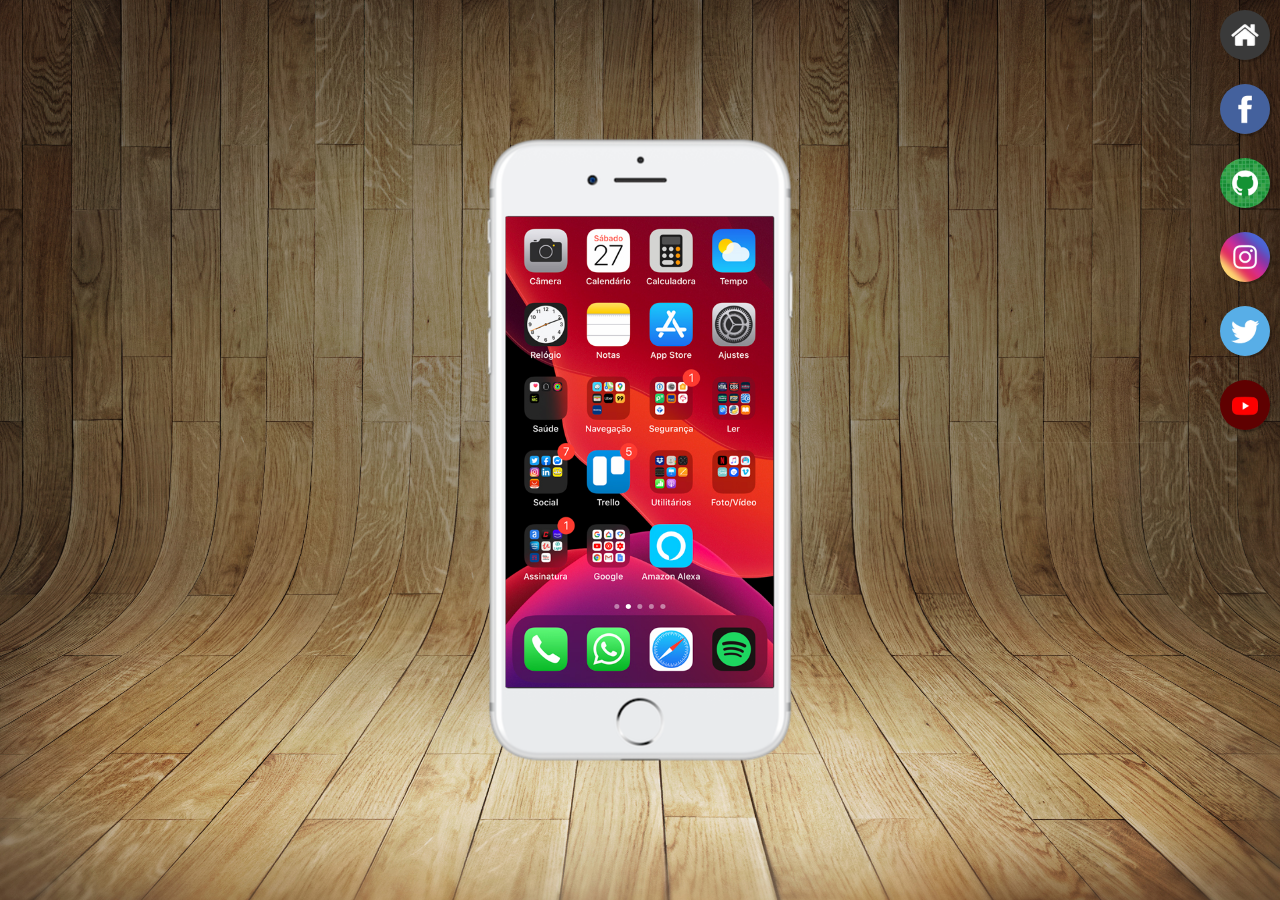
<file: index.html>
<!DOCTYPE html>
<html lang="pt-br">
<head>
    <meta charset="UTF-8">
    <meta name="viewport" content="width=device-width, initial-scale=1.0">
    <title>Projeto Redes Socias</title>
    <link rel="shortcut icon" href="favicon.ico" type="image/x-icon">
    <link rel="stylesheet" href="estilos/style.css">
</head>
<body>
    <main>

<section id="celular"> 
<iframe src="home.html" name="tela" id="tela" frameborder="0"></iframe>
</section >


<section id="social">
<a href="home.html" target="tela"><img src="imagens/logo-home.jpg" alt=""></a><br>

<a href="facebok.html" target="tela"><img src="imagens/logo-facebook.jpg" alt=""></a><br>

<a href="github.html" target="tela"><img src="imagens/logo-github.jpg" alt=""></a><br>

<a href="#" target="tela"><img src="imagens/logo-instagram.jpg" alt=""></a><br>

<a href="#" target="tela"><img src="imagens/logo-twitter.jpg" alt=""></a><br>

<a href="youtube.html" target="tela"><img src="imagens/logo-youtube.jpg" alt=""></a>

</section>
    </main>
</body>
</html>
</file>
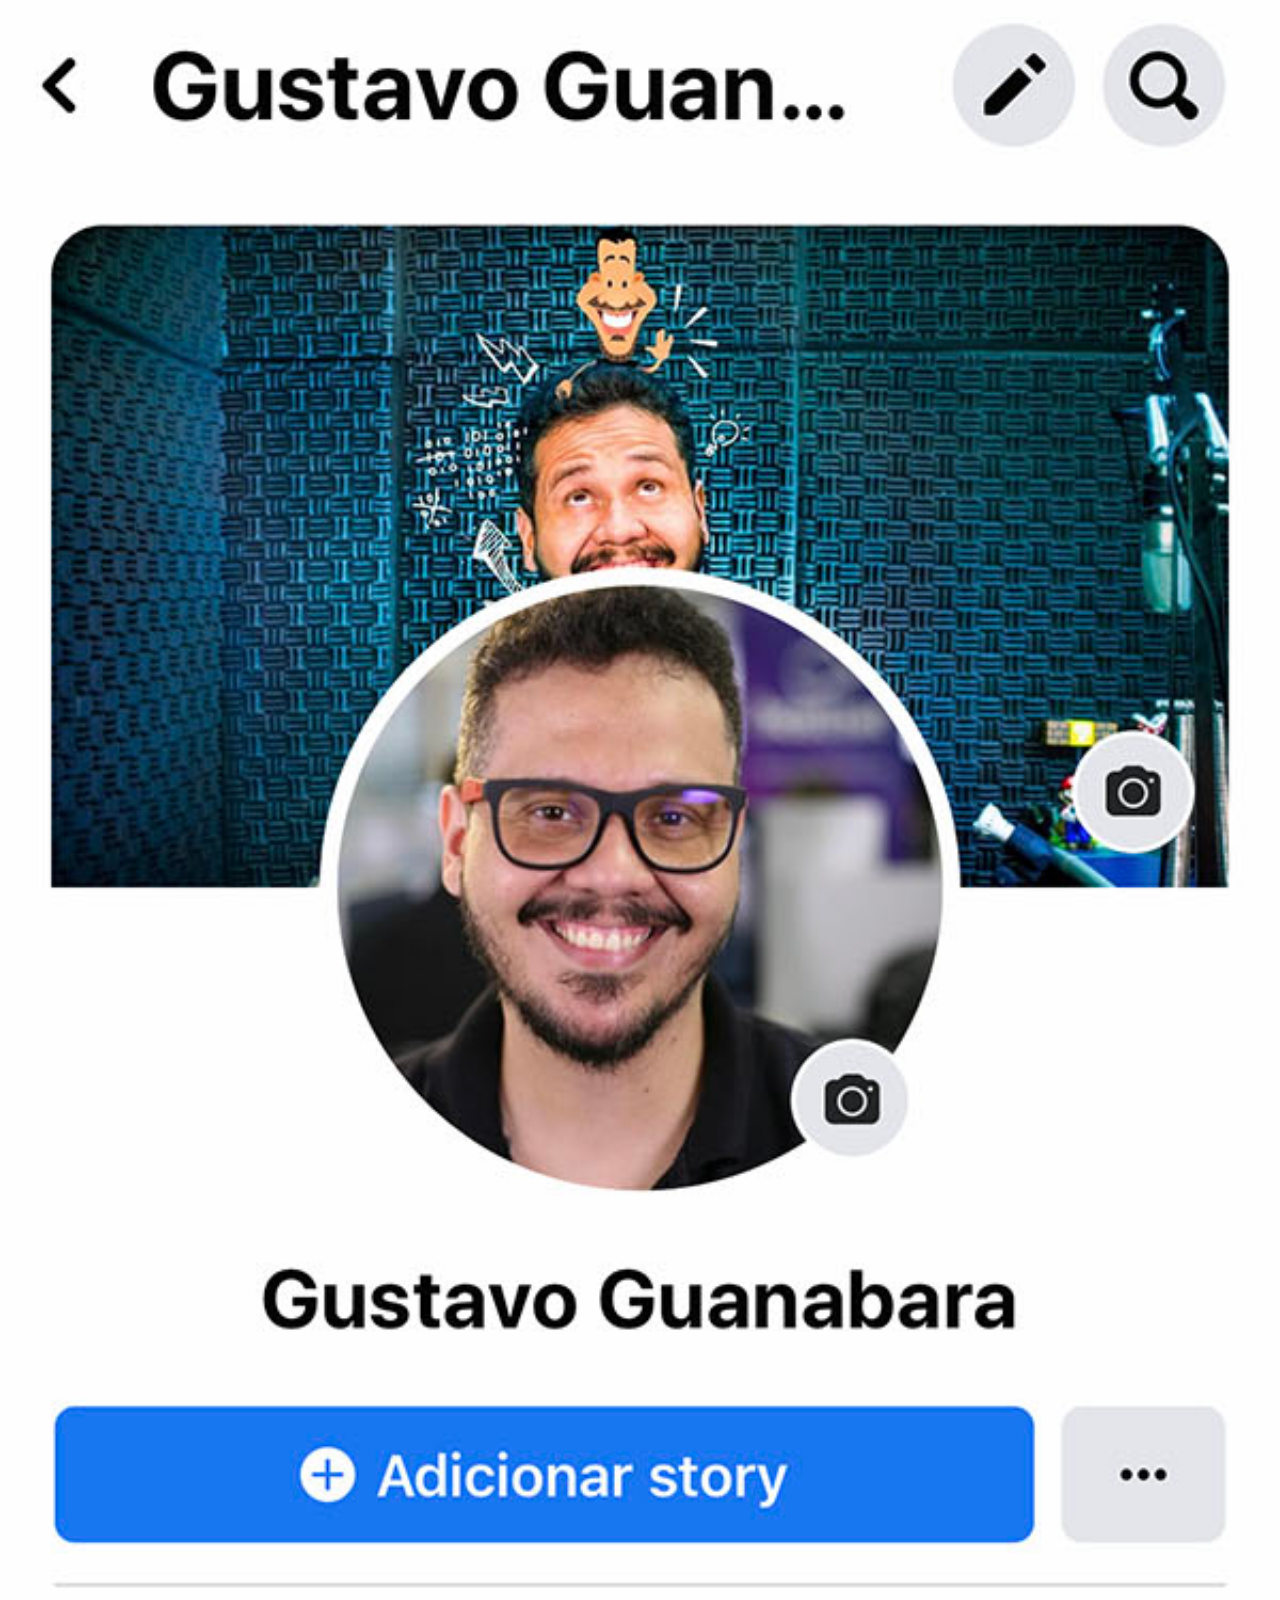
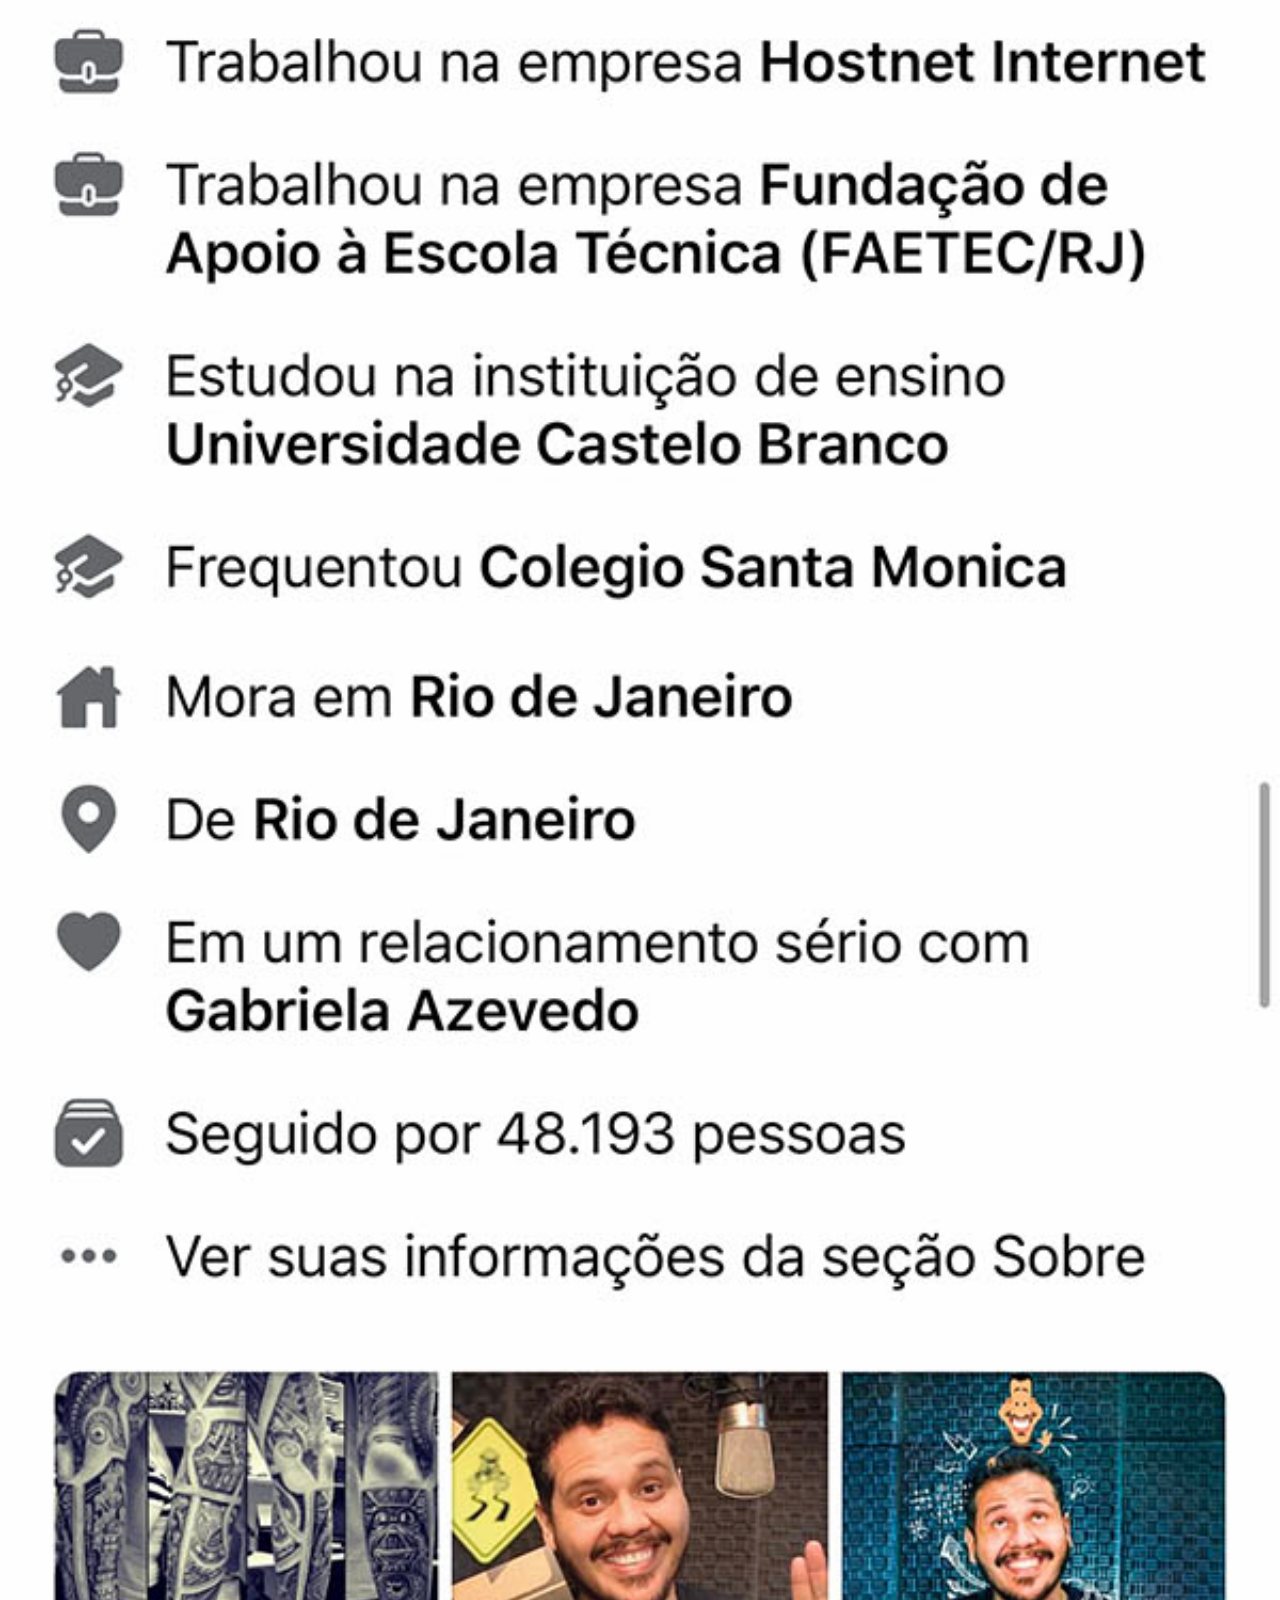
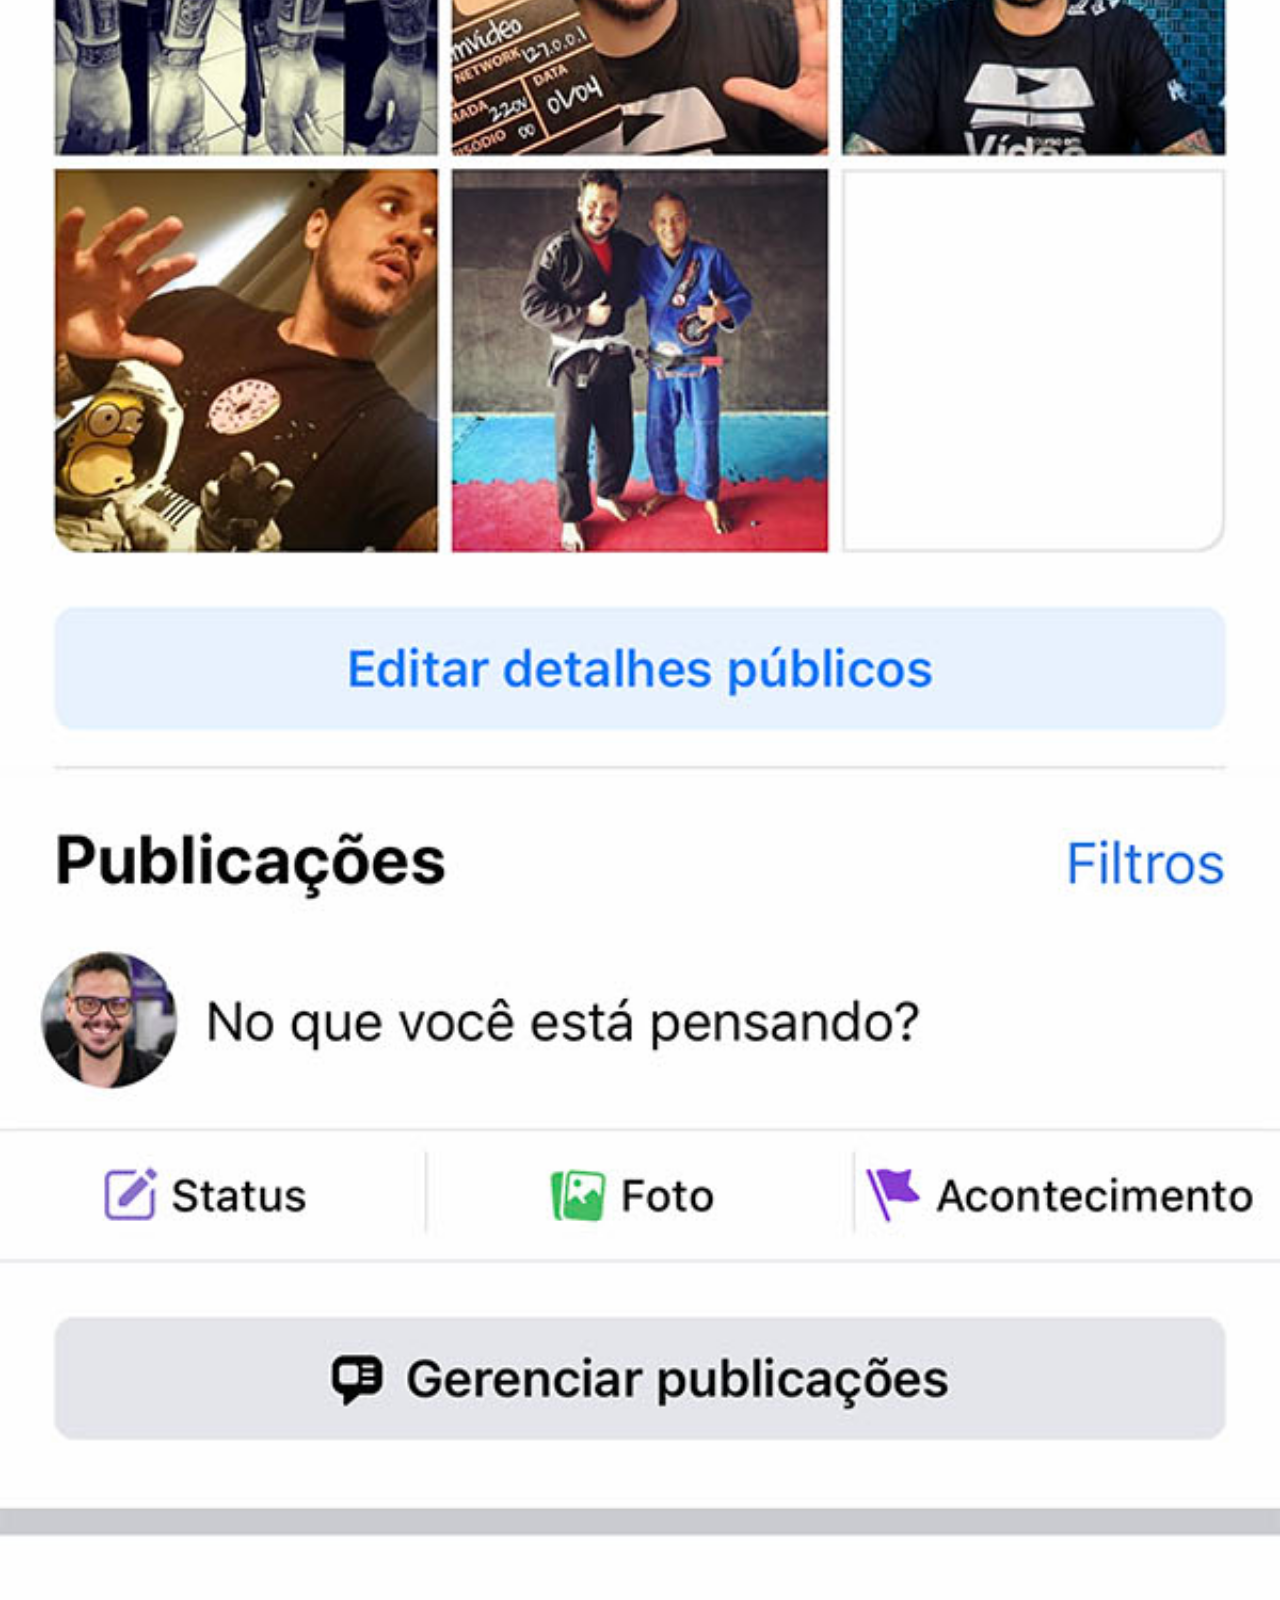
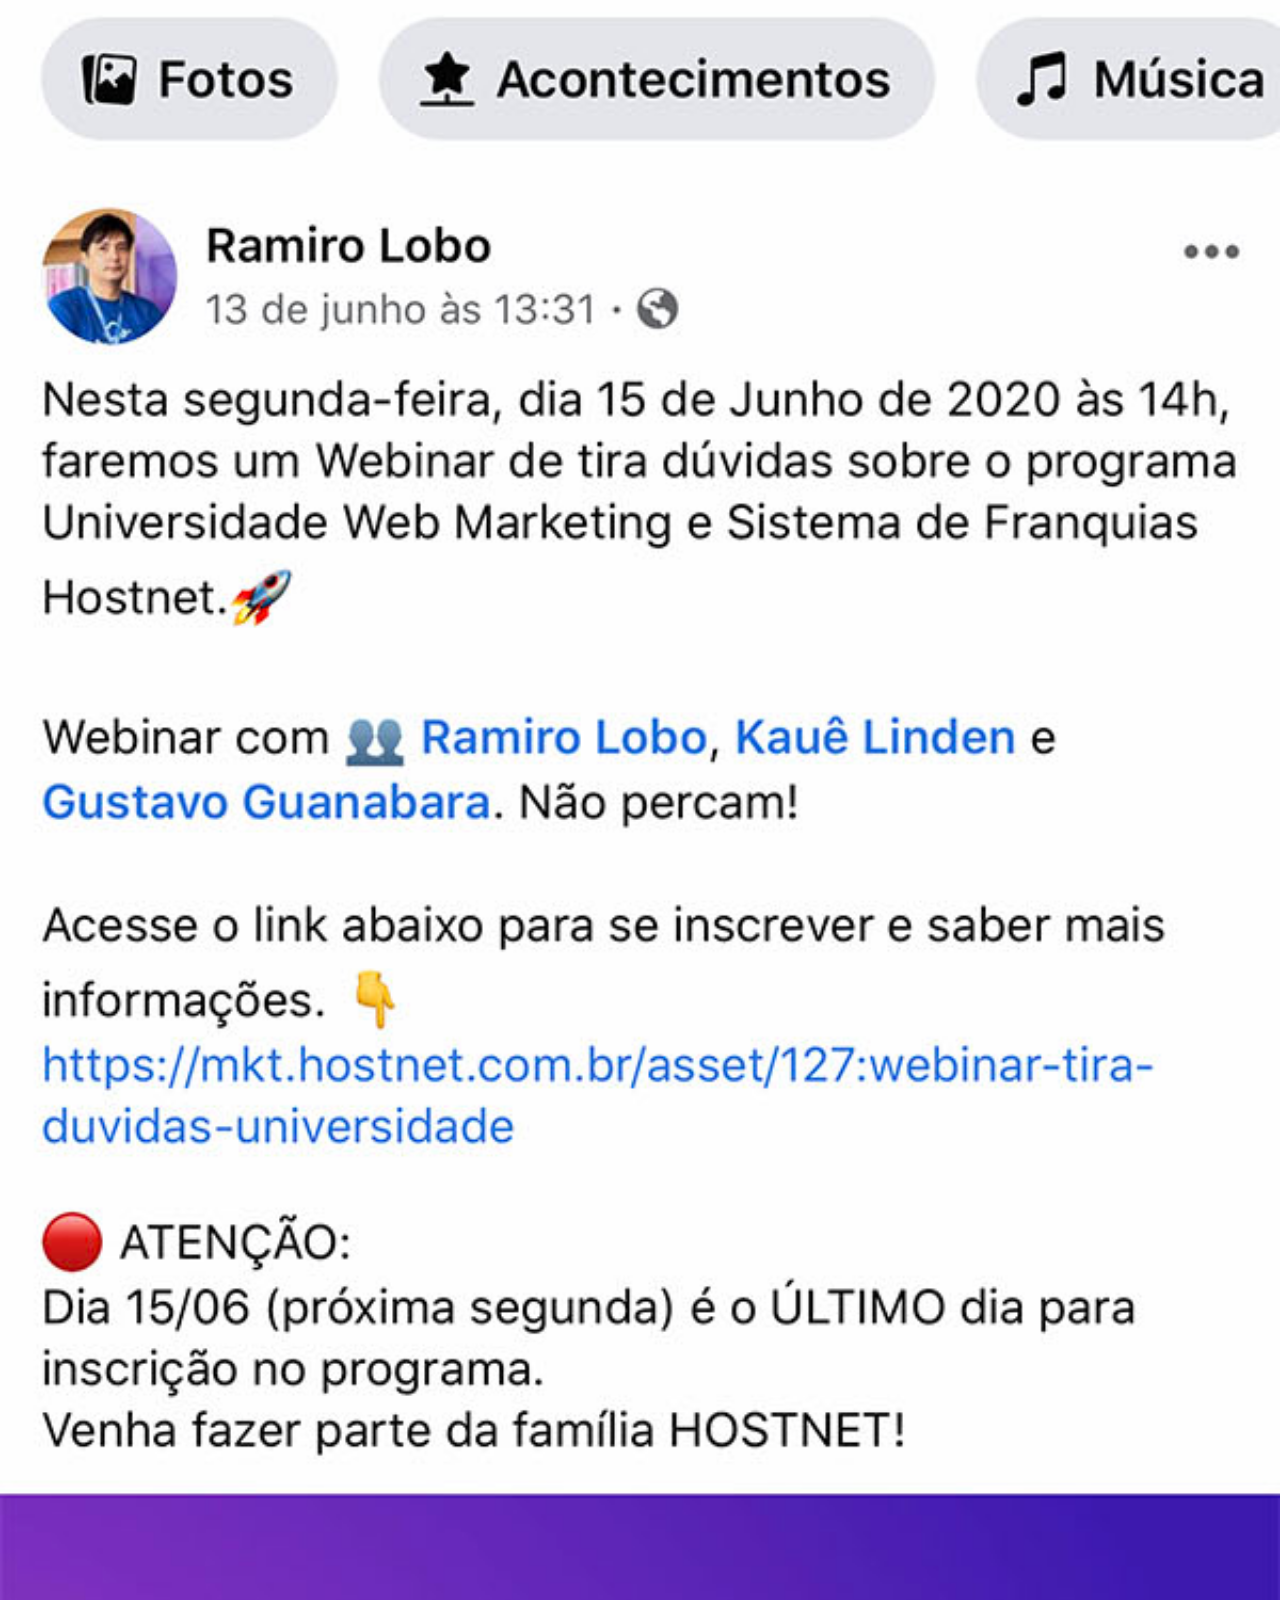
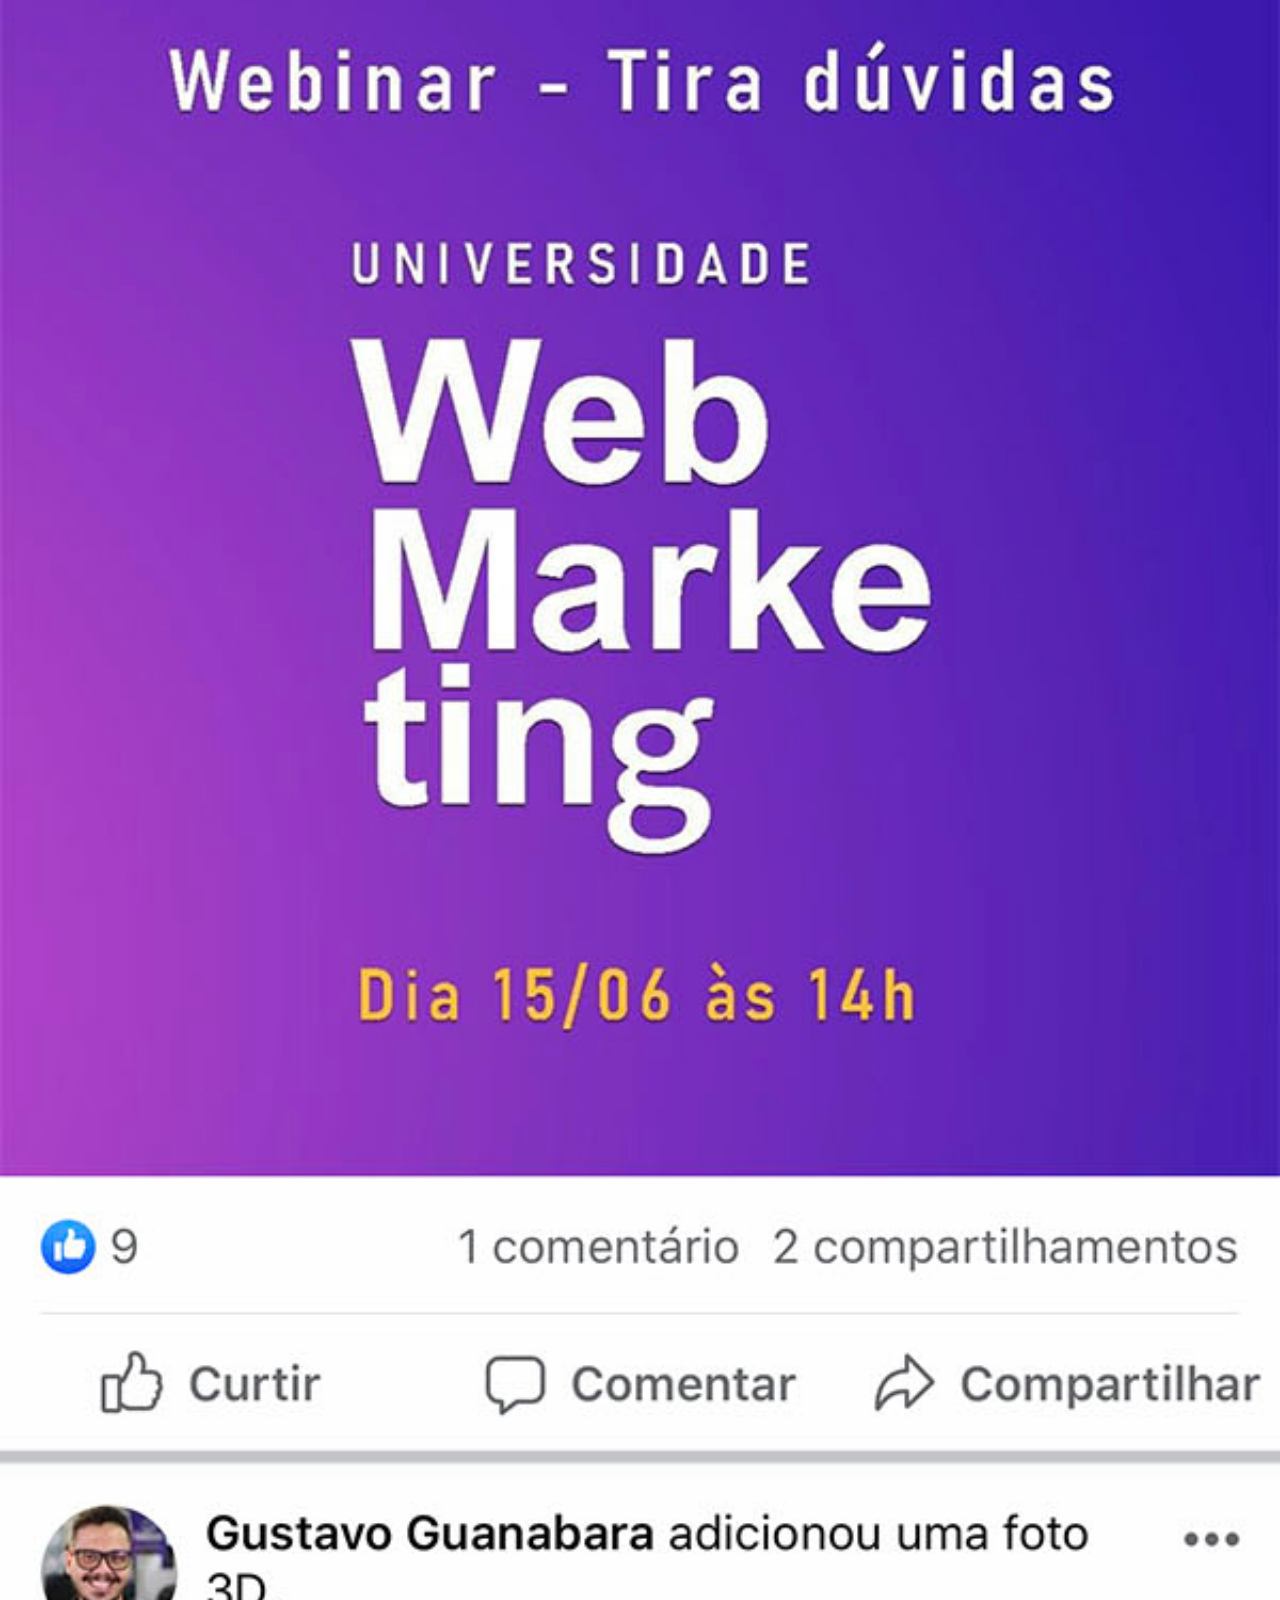
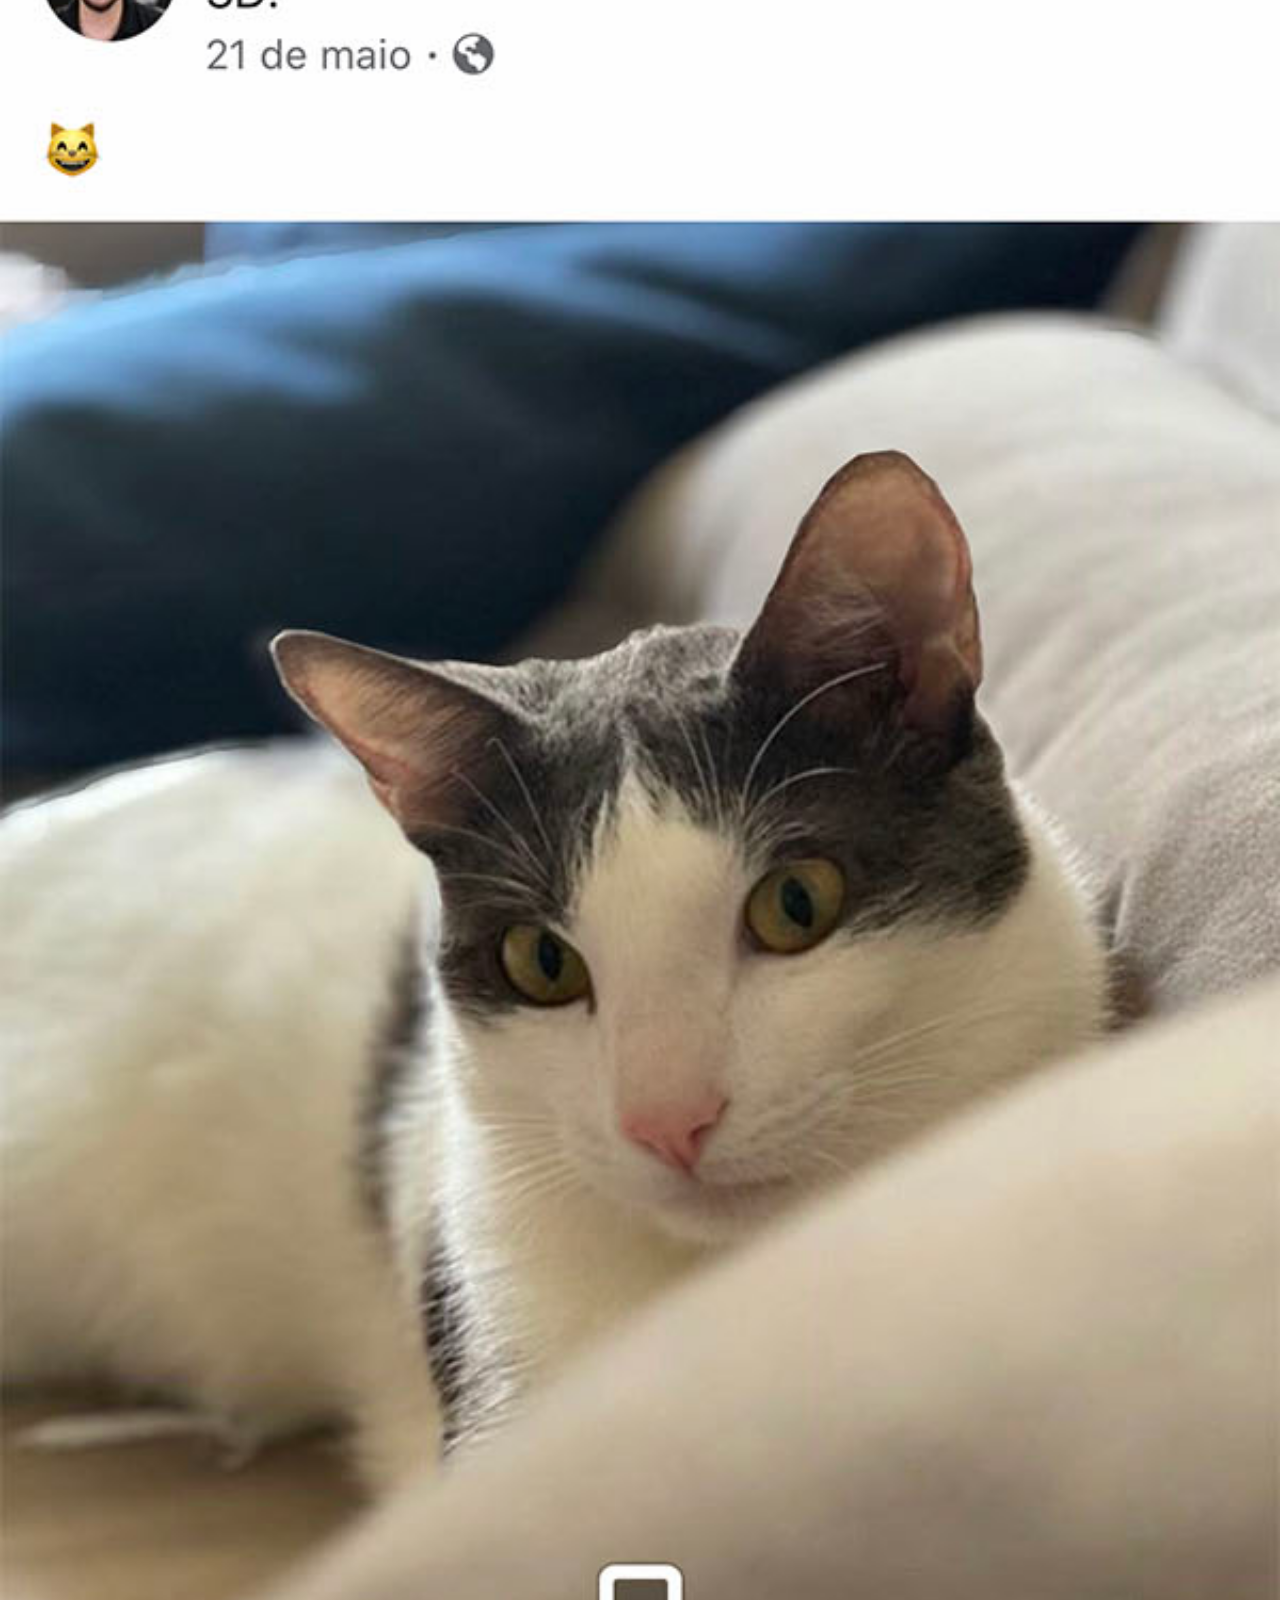
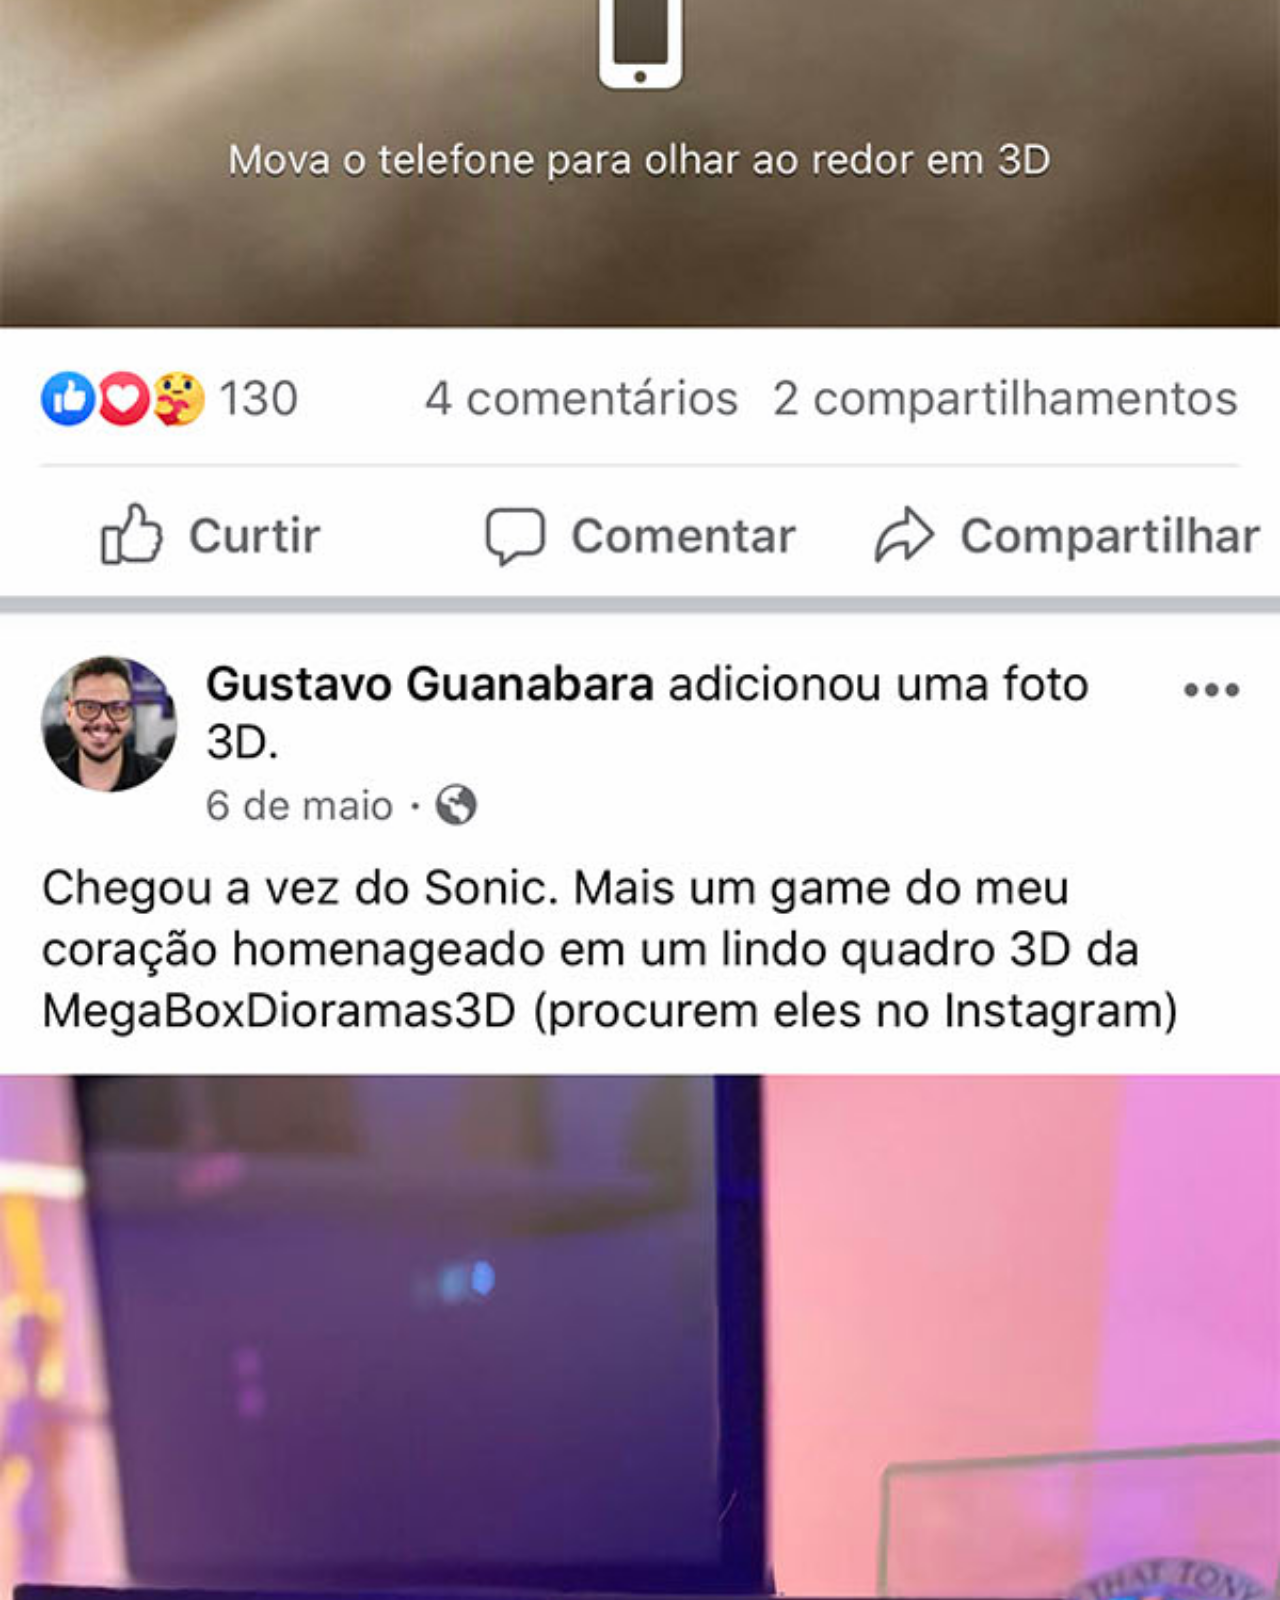
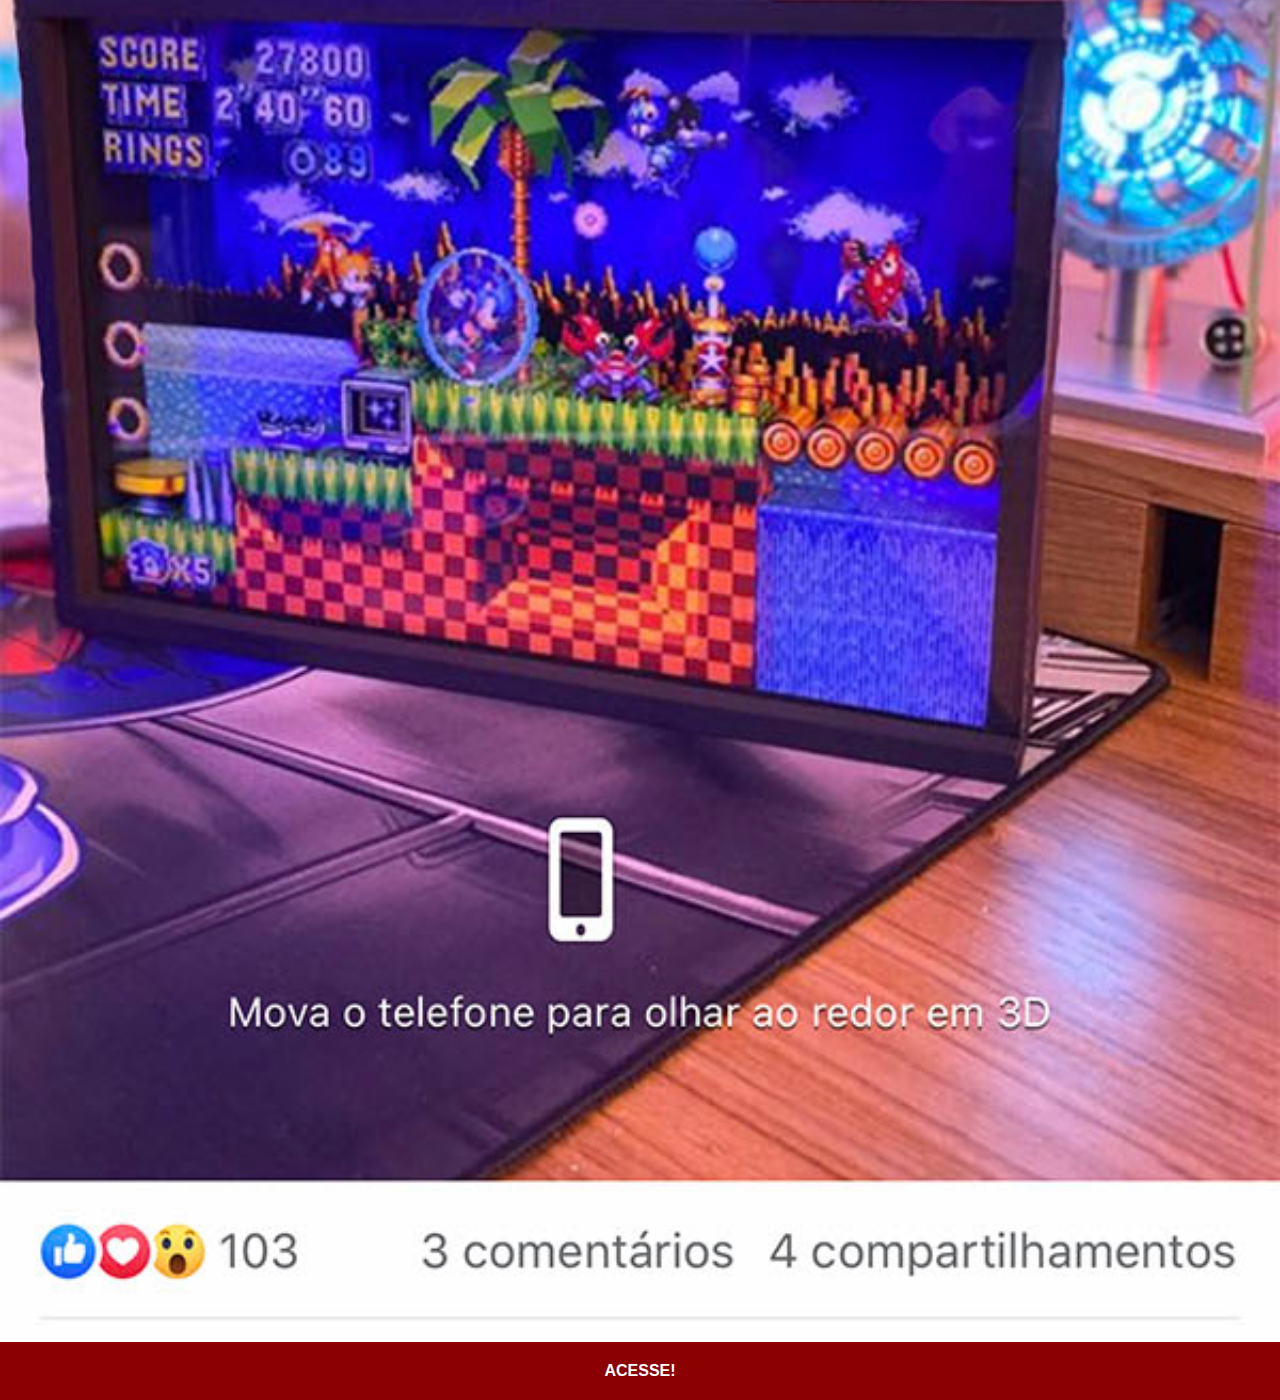
<file: facebok.html>
<!DOCTYPE html>
<html lang="pt-br">
<head>
    <meta charset="UTF-8">
    <meta name="viewport" content="width=device-width, initial-scale=1.0">
    <title>Fecebok</title>
    <link rel="stylesheet" href="estilos/social.css">
</head>
<body>
    <img src="imagens/tela-facebook.jpg" alt="fecebook">
    <a href="#">ACESSE!</a>
</body>
</html>
</file>
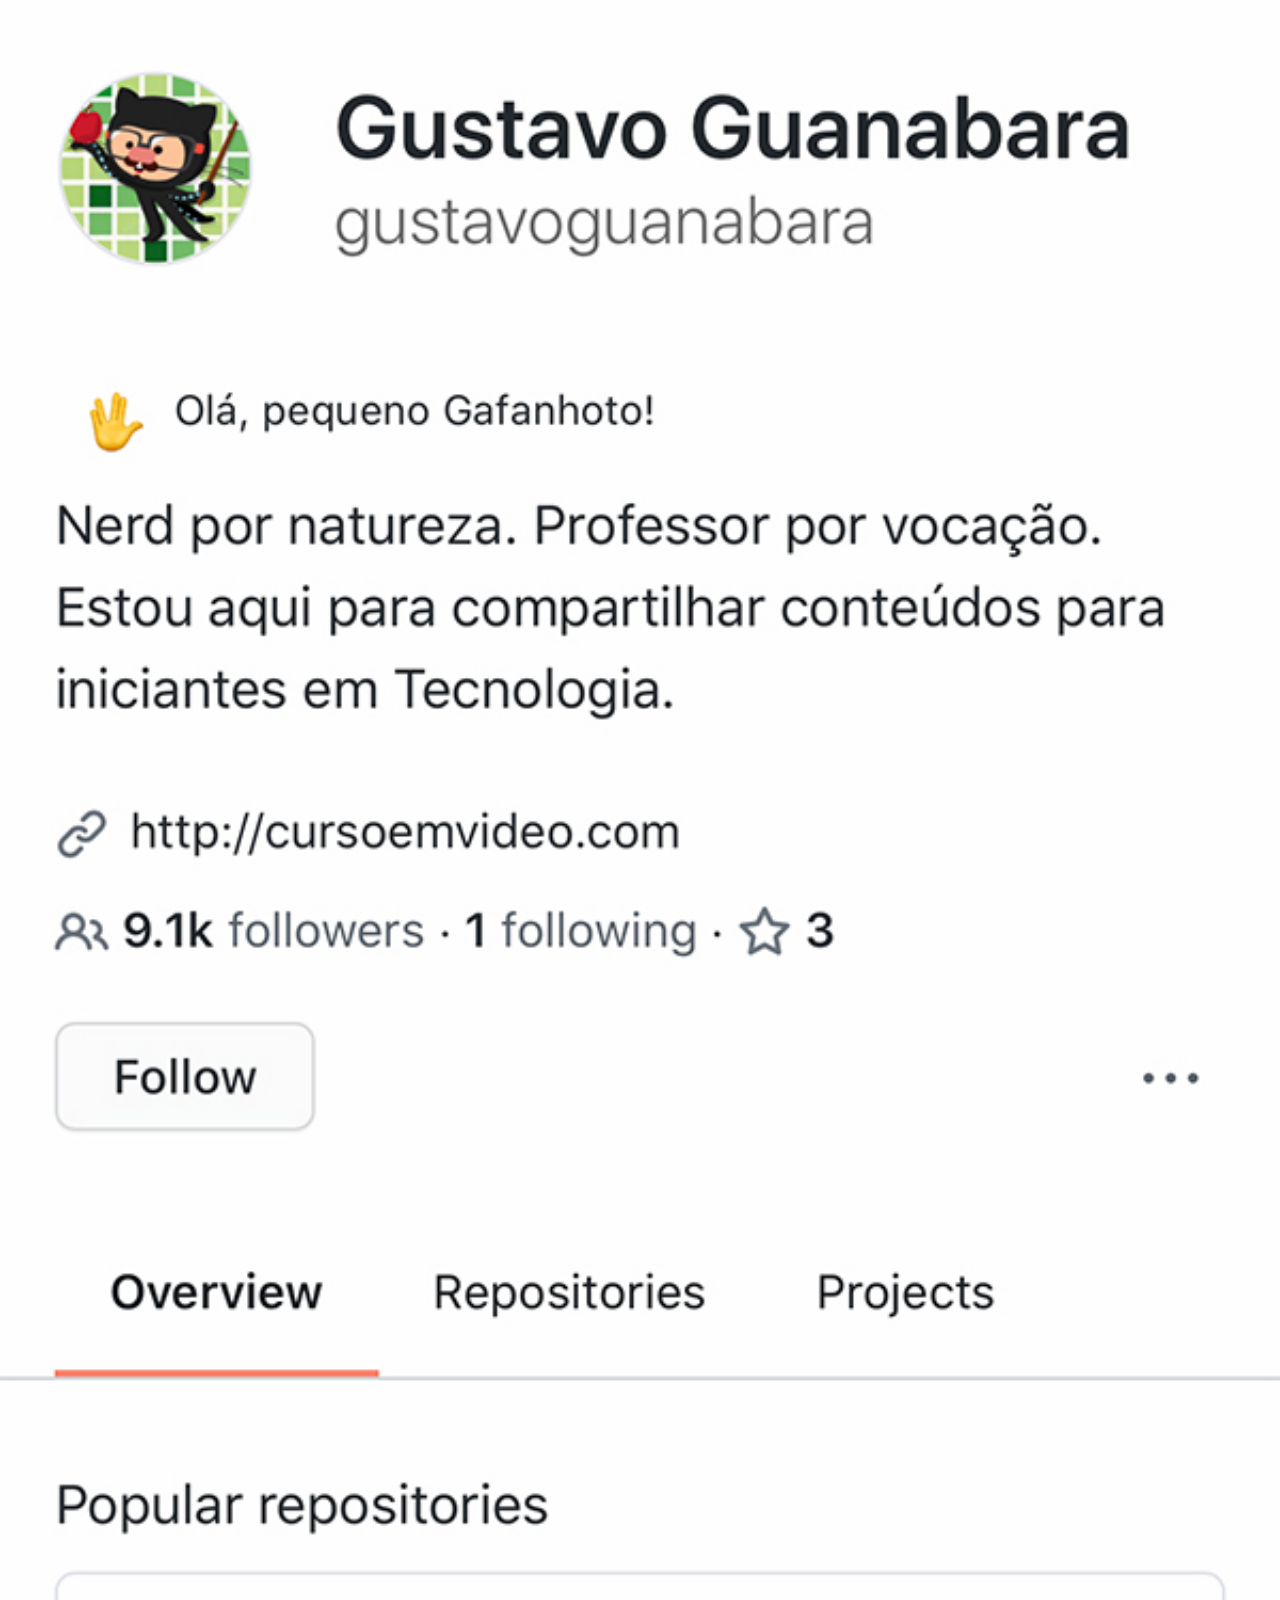
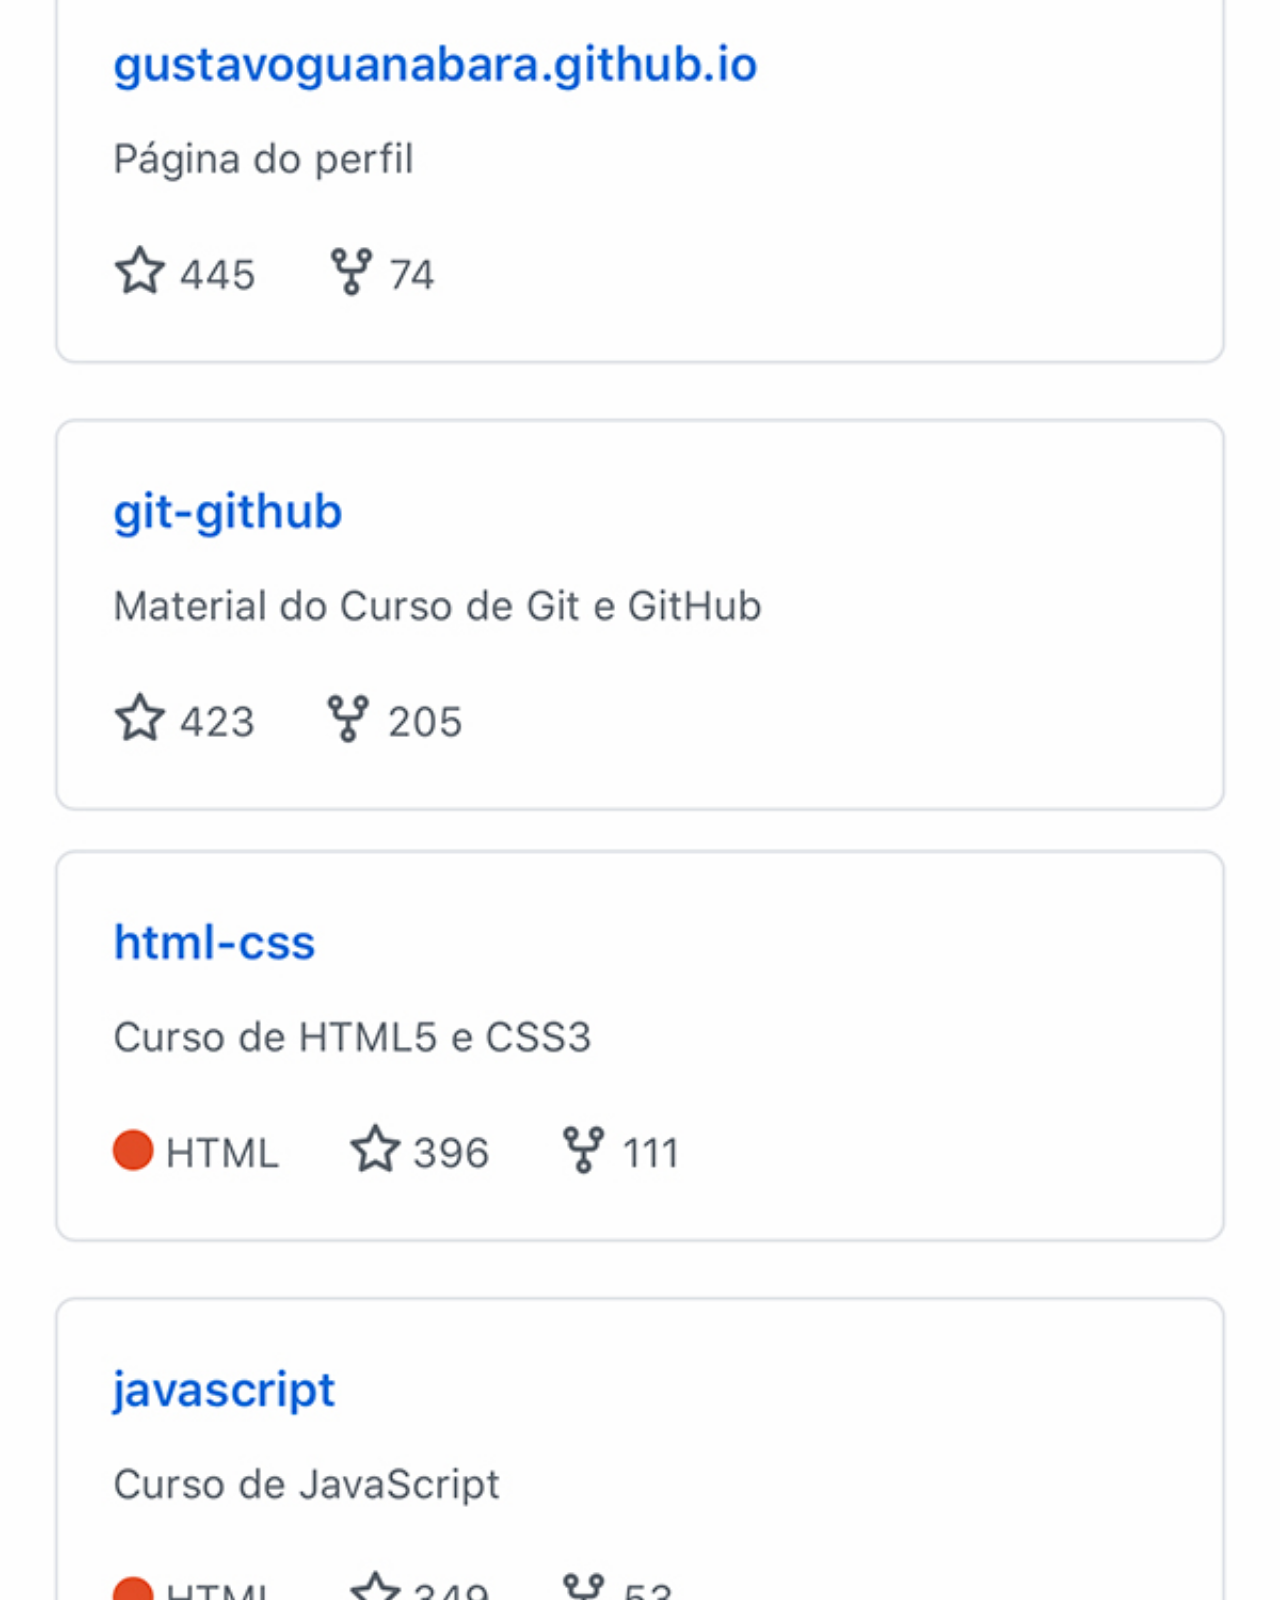
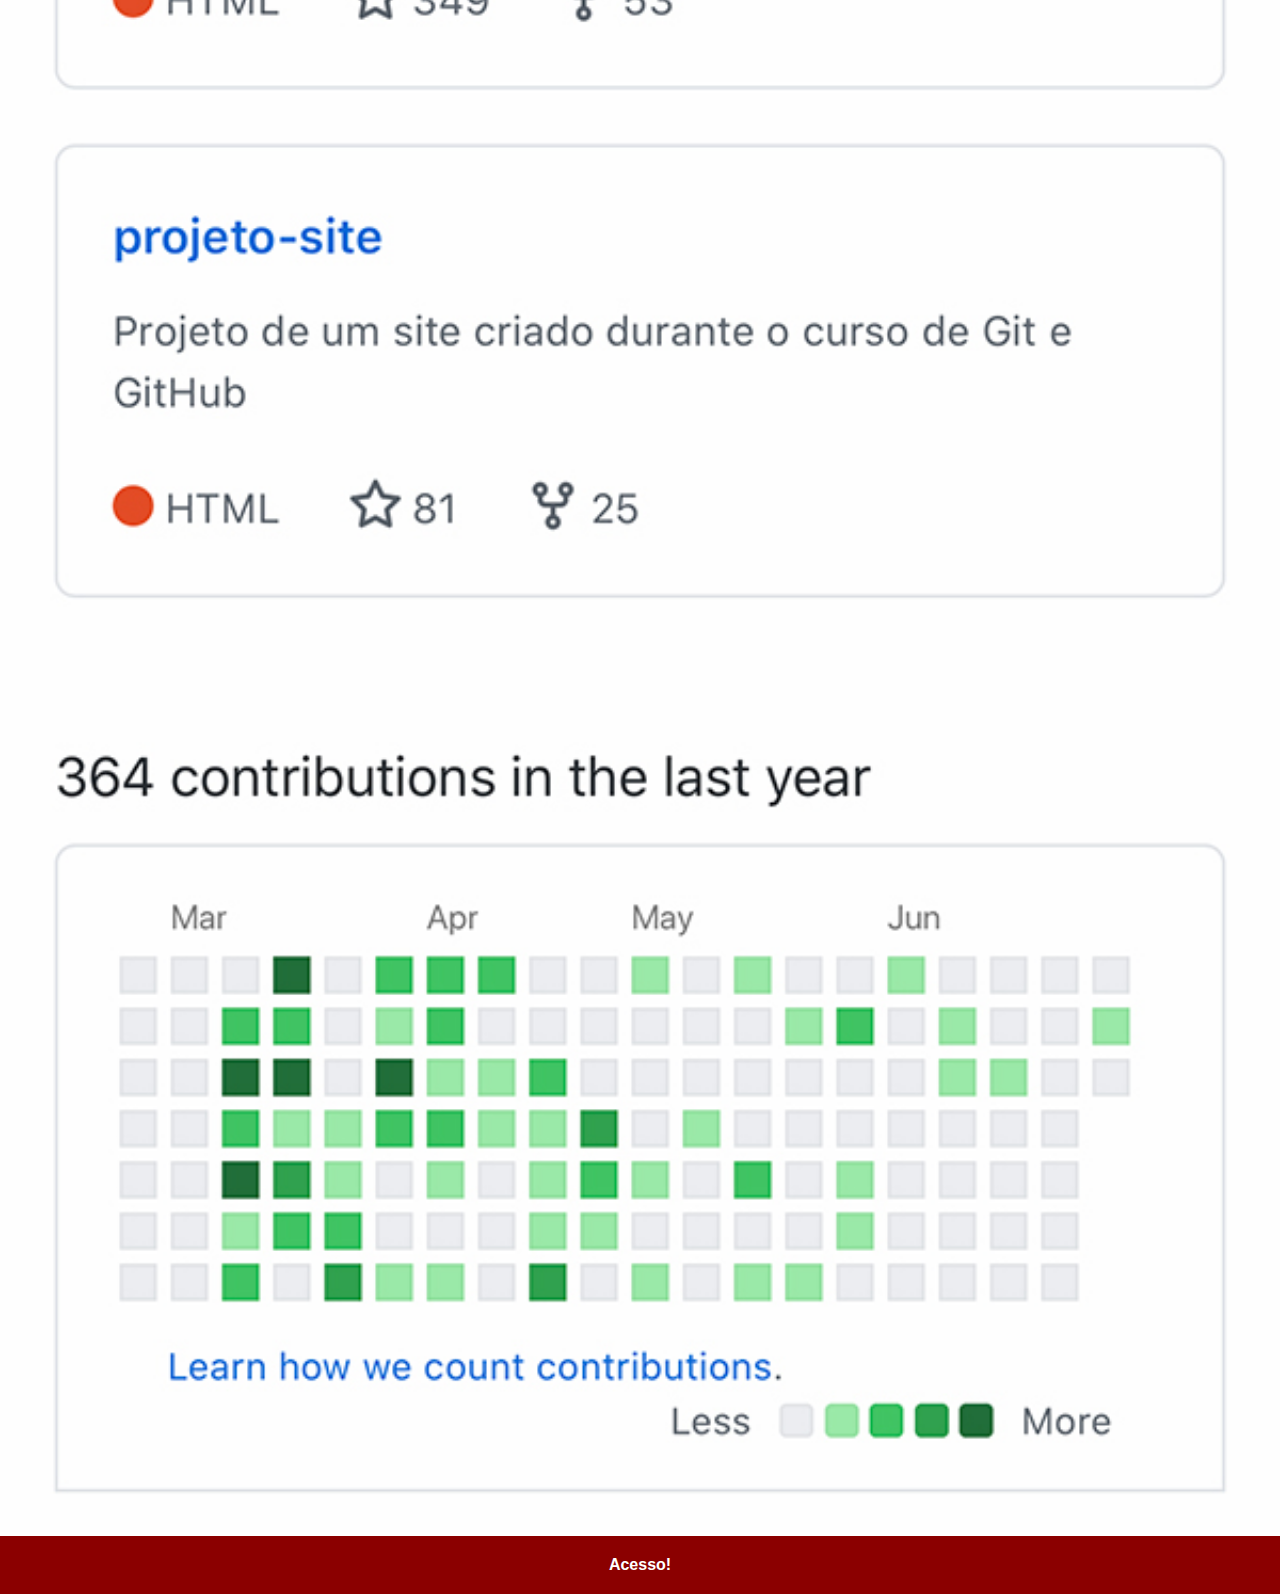
<file: github.html>
<!DOCTYPE html>
<html lang="pt-br">
<head>
    <meta charset="UTF-8">
    <meta name="viewport" content="width=device-width, initial-scale=1.0">
    <title>Github</title>
    <link rel="stylesheet" href="estilos/social.css">
</head>
<body>
    <img src="imagens/tela-github.jpg" alt="GIthub">
    <a href="https://github.com/gustavoguanabara/gustavoguanabara.github.io" target="_blank">Acesso!</a>
</body>
</html>
</file>
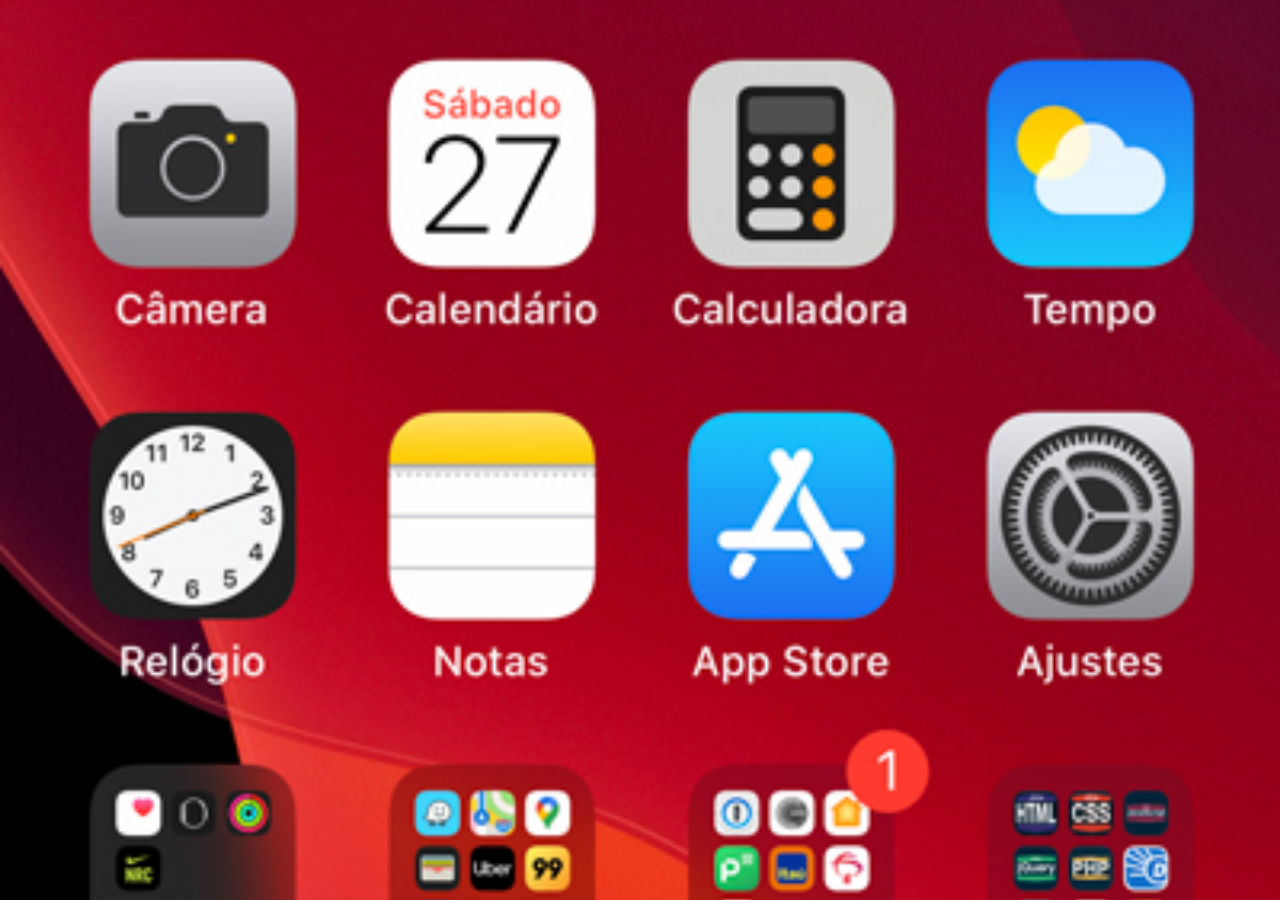
<file: home.html>
<!DOCTYPE html>
<html lang="pt-br">
<head>
    <meta charset="UTF-8">
    <meta name="viewport" content="width=device-width, initial-scale=1.0">
    <title>Document</title>
    <style>
        *{
            margin: 0%;
            padding: 0%;
        }
        body{
            height: 100vh;
            width: 100vw;
            background: black url('imagens/tela-home.jpg') no-repeat top center;

            background-size: cover;
            
        }
    </style>
</head>
<body>
    
</body>
</html>
</file>
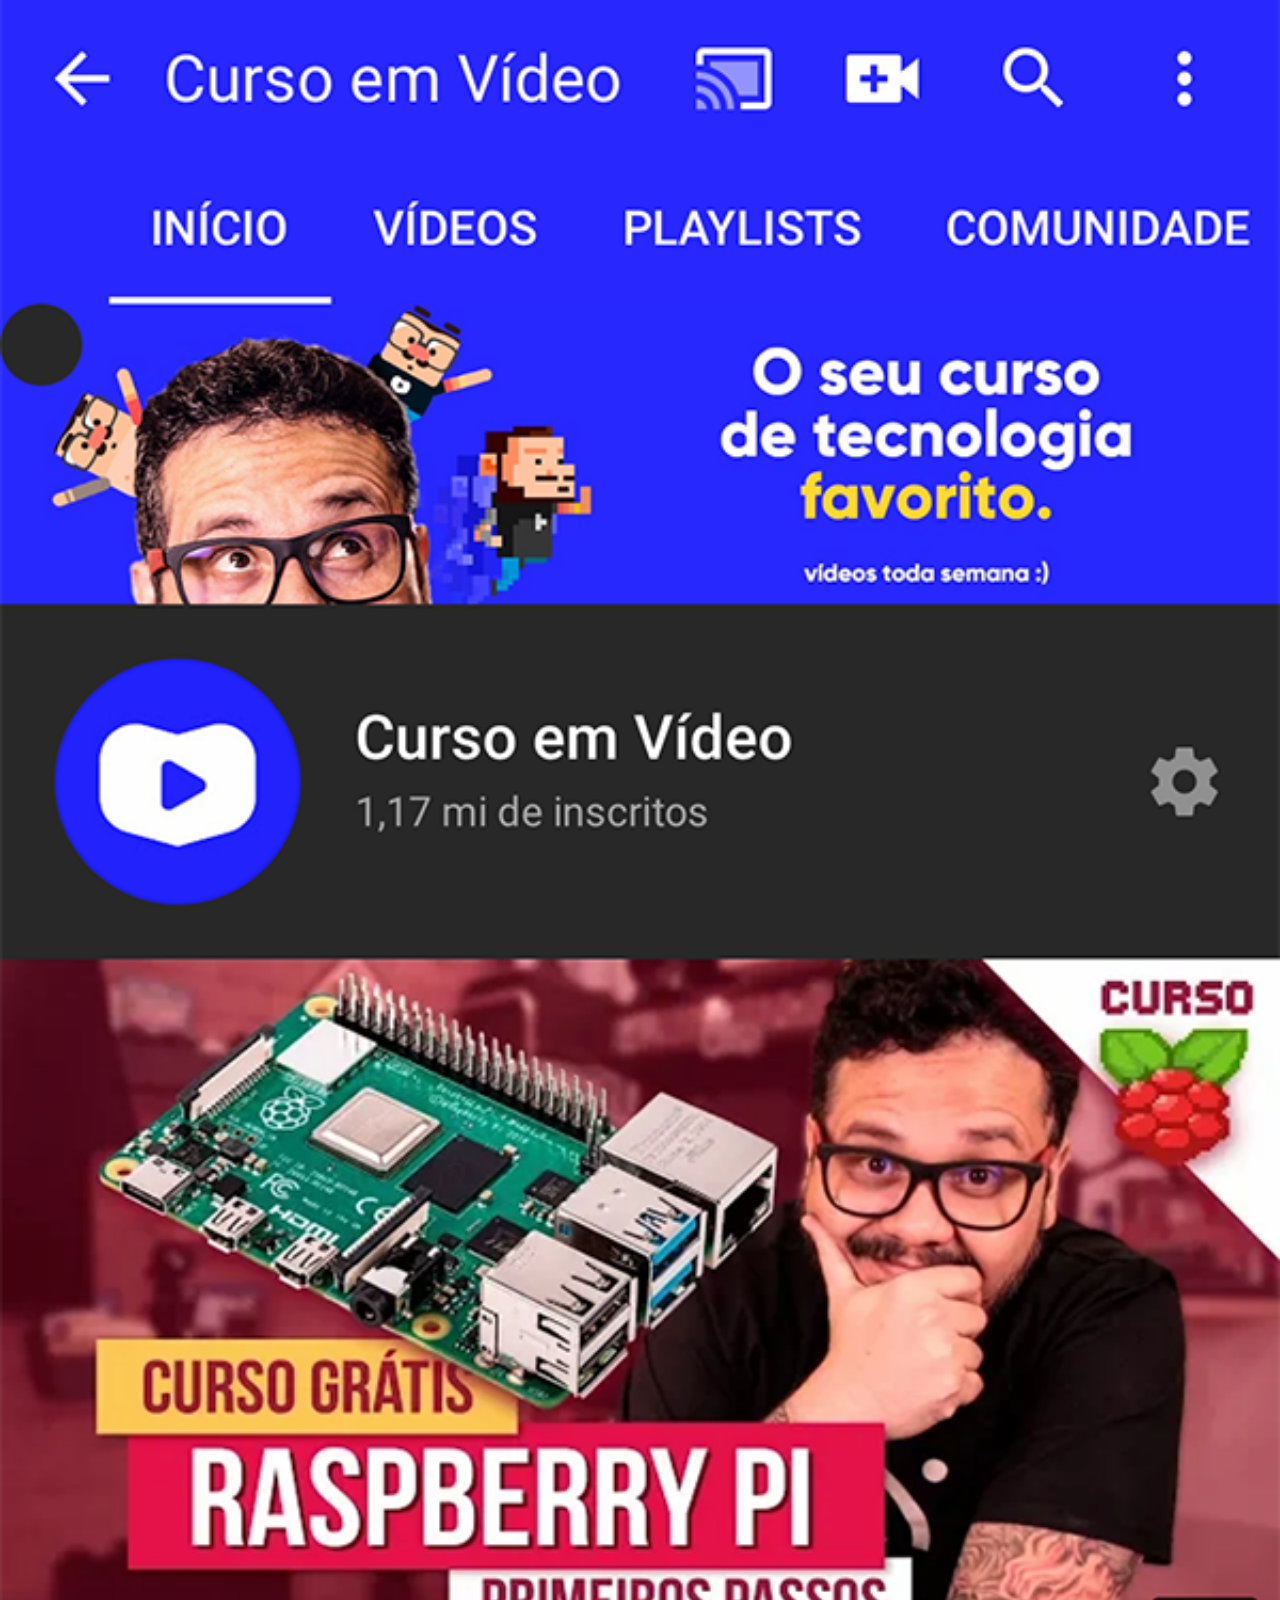
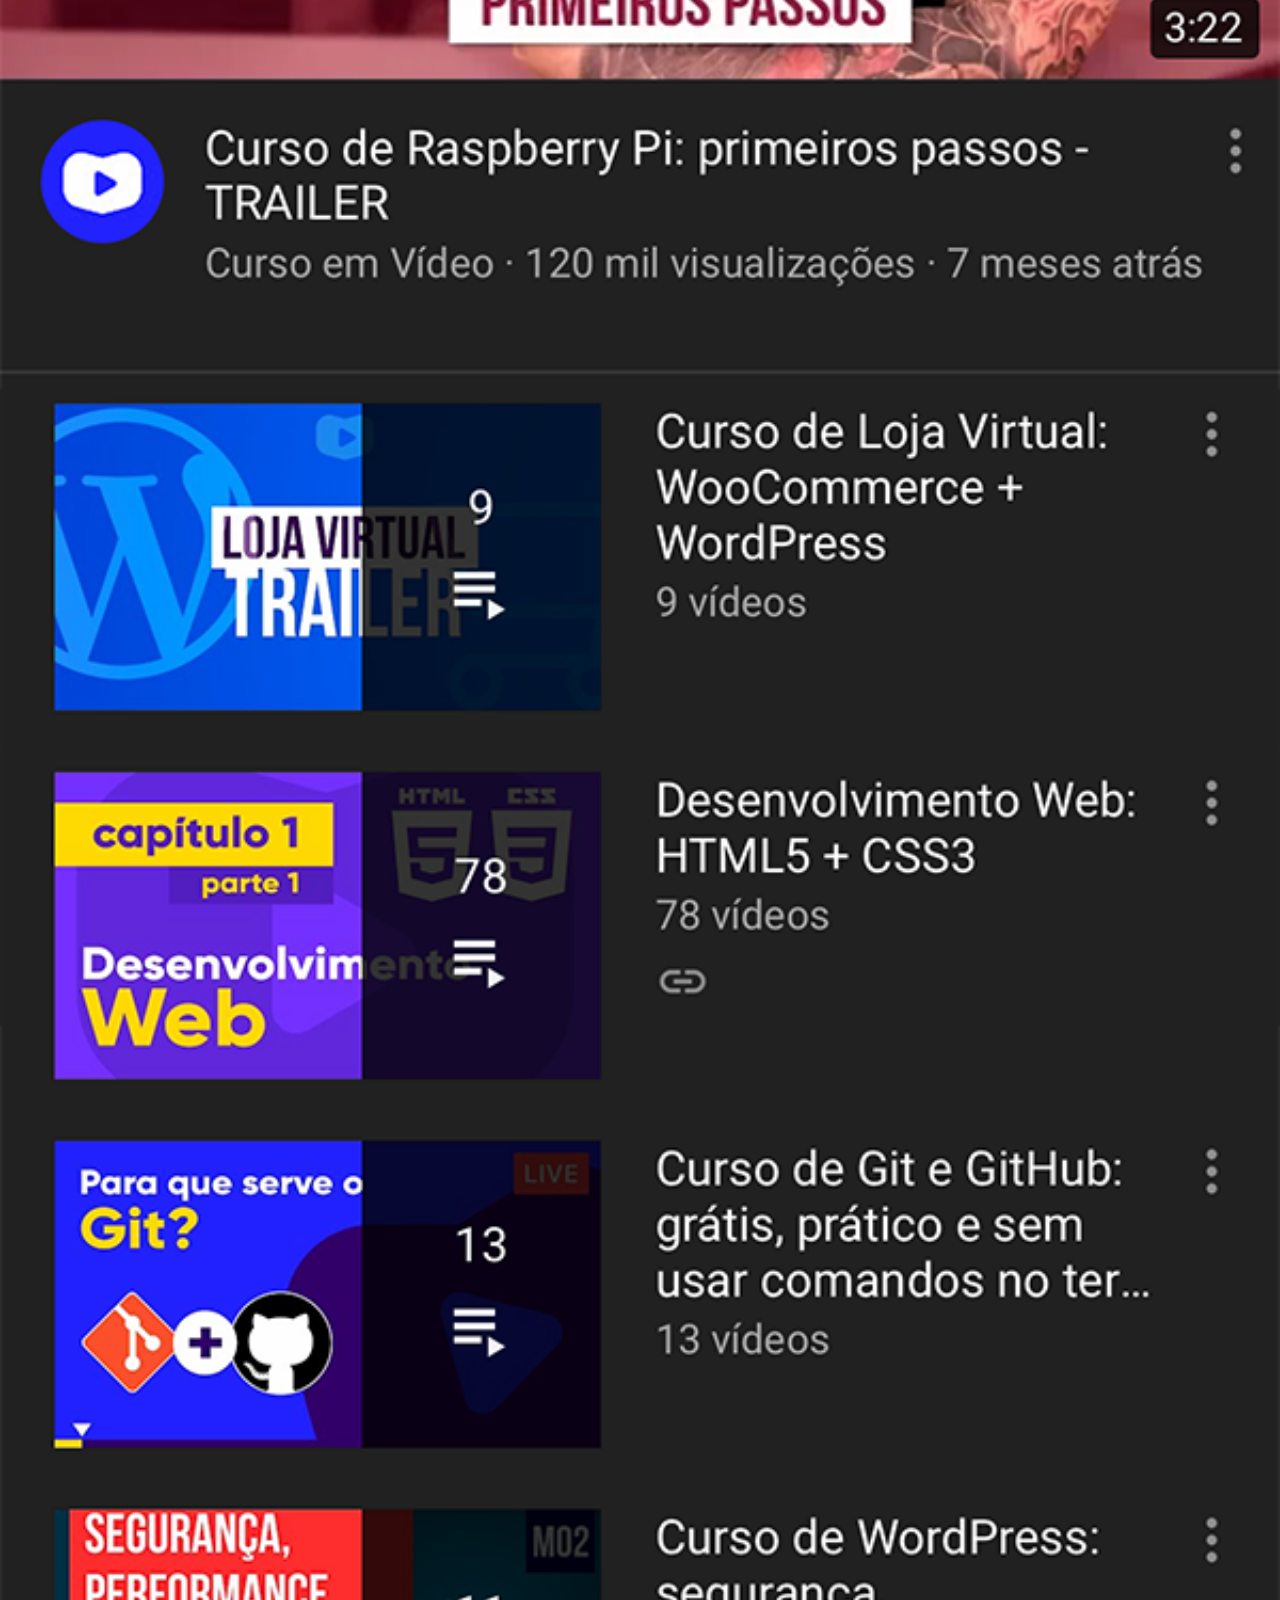
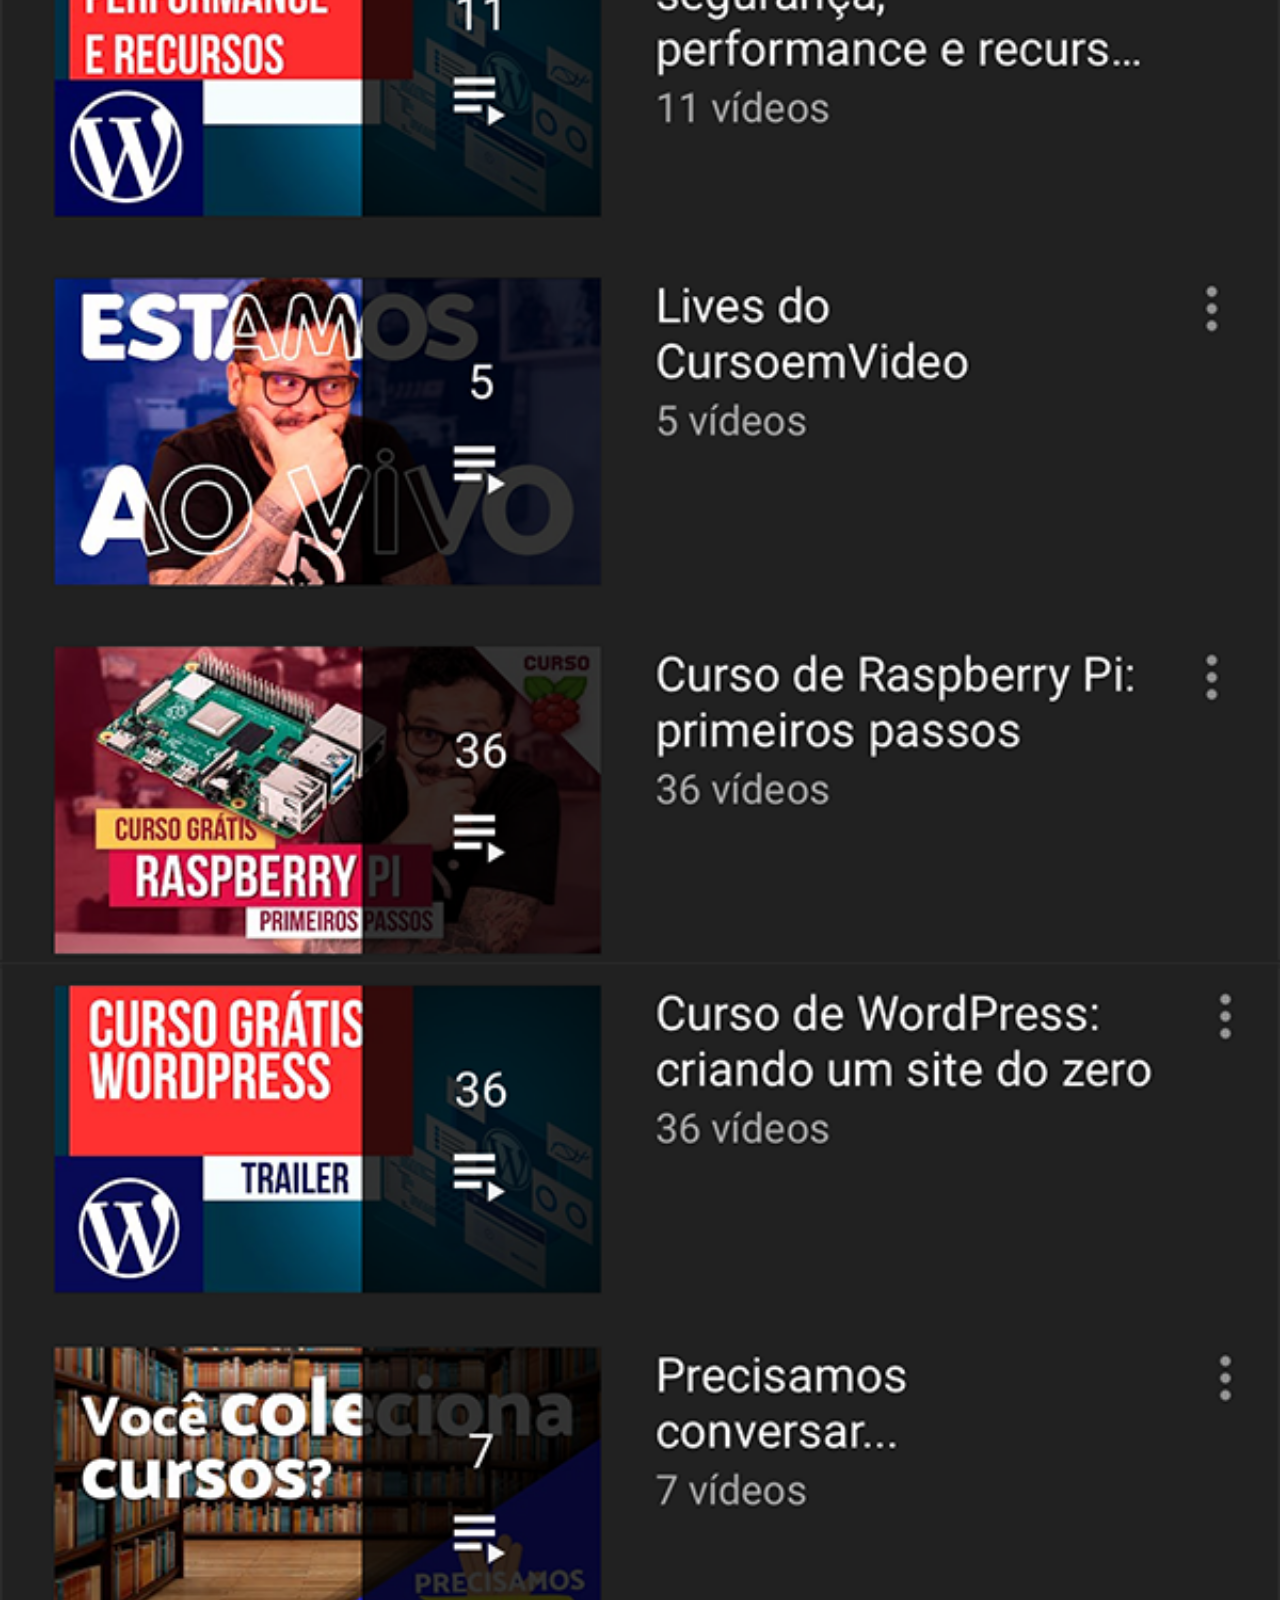
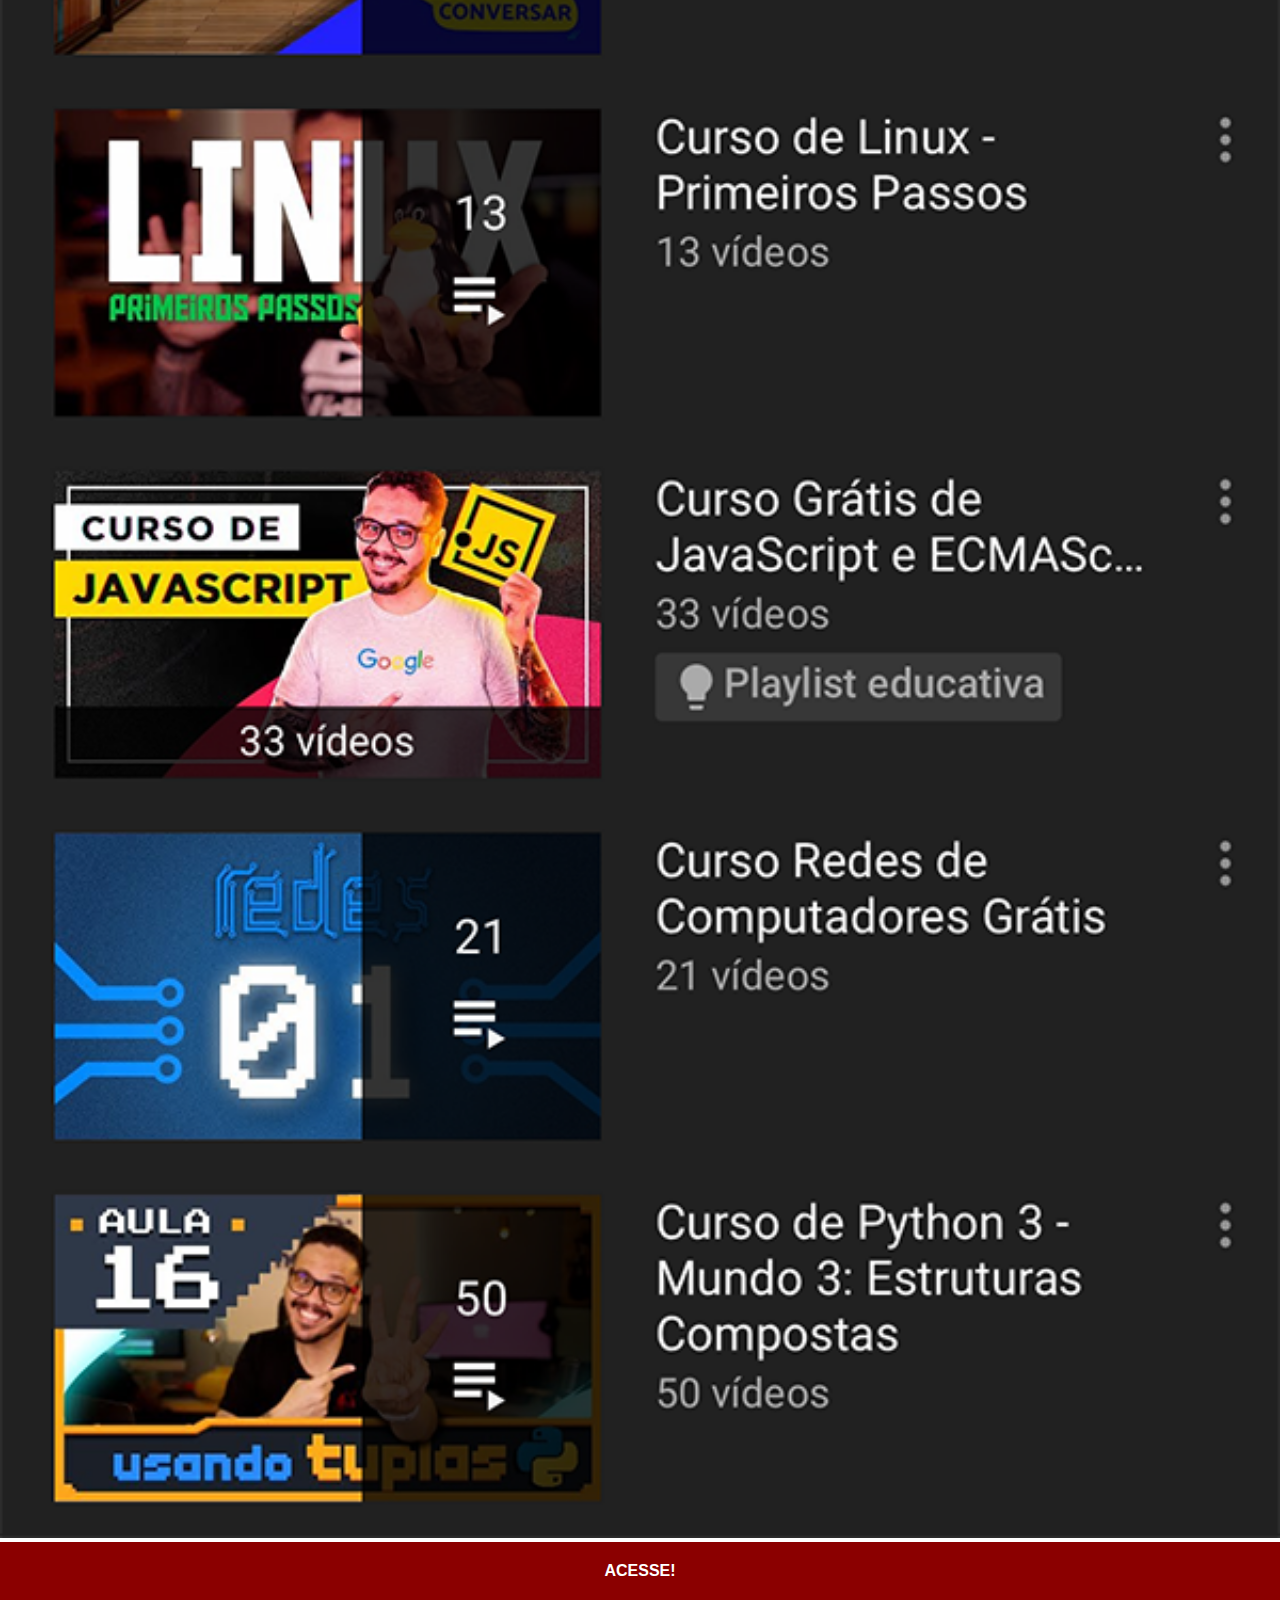
<file: youtube.html>
<!DOCTYPE html>
<html lang="pt-br">
<head>
    <meta charset="UTF-8">
    <meta name="viewport" content="width=device-width, initial-scale=1.0">
    <title>youtube</title>
    <link rel="stylesheet" href="estilos/social.css">
</head>
<body>
    <img src="imagens/tela-youtube.png" alt="youtube">
    <a href="https://www.youtube.com/@CursoemVideo/playlists">ACESSE!</a>
</body>
</html>
</file>
<file: estilos/style.css>
@charset "UTF-8" ;

*{
    margin: 0px;
    padding: 0px;
}

html , body{
    height: 100vh;
    width: 100vw;
}

body{
background: url("../imagens/fundo-madeira.jpg") no-repeat top center;
background-size: cover;
background-attachment: fixed;
}

main{
    height: 100vh;
    position: relative;
}

section#celular{
    position: absolute;
    top: 50%;
    left: 50%;
transform: translate(-50% , -50%);

height: 627px;
width: 311px;
   background: url('../imagens/frame-iphone.png') no-repeat;
}

iframe#tela{
    position: relative;
    top: 80px;
    left: 21px;
    width: 268px;
    height: 471px;
}

section#social img{
    height: 50px;
    border-radius: 50%;
    box-shadow: 2px 2px 1px rgba(0, 0, 0, 0.226);
   margin: 10px;
   box-sizing: border-box;
}

section#social{
    text-align: right;
}

section#social img:hover{
    border: 2px solid rgba(245, 222, 179, 0.61);
    transform: translate(-3px ,-3px);
    box-shadow: 5px 5px 10px black;
    transition: transform .5s;
}
</file>
<file: estilos/social.css>
@charset "UTF-8";

*{
    margin: 0px;
    padding: 0px;
    font-family: Arial, Helvetica, sans-serif;
}

::-webkit-scrollbar{
    width: 0px;
    height: 0px;
}

img{
width: 100vw;
}

a{
    display: block;
    background-color: darkred;
    color: white;
    text-decoration: none;
    text-align: center;
    font-weight: bold;
    padding: 20px;
}

a:hover{
    background-color: red;
}
</file>
